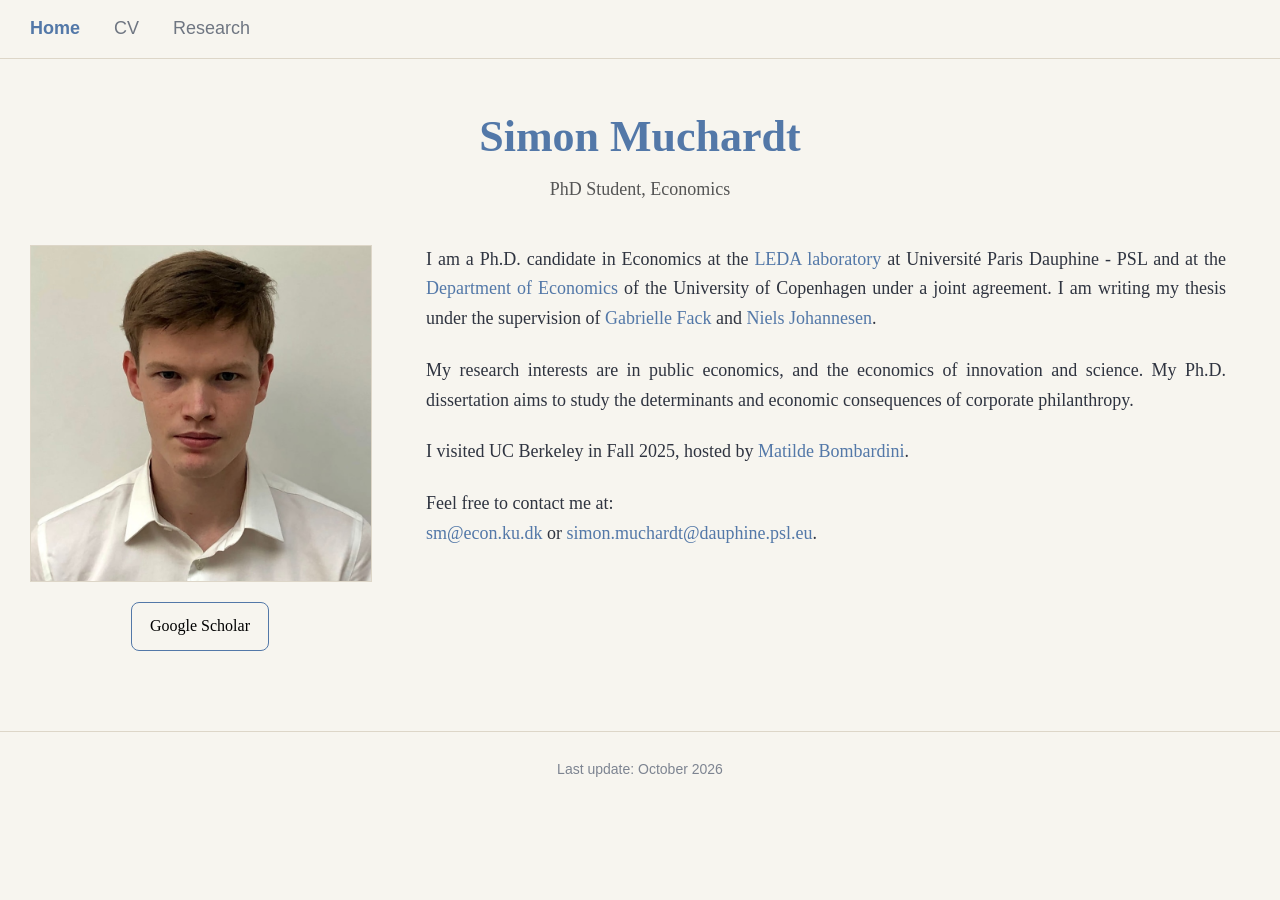
<file: index.html>
<!DOCTYPE html>
<html lang="en">
<head>
  <meta charset="UTF-8">
  <meta name="viewport" content="width=device-width, initial-scale=1.0">
  <title>Simon Muchardt | PhD Student, Economics</title>
  <meta name="description" content="Simon Muchardt - PhD student in Economics at the University of Copenhagen and Université Paris Dauphine - PSL.">
  <link rel="stylesheet" href="style.css">
</head>

<body>

<header class="site-header">
  <nav class="nav">
    <div class="nav-links">
      <a class="active" href="index.html">Home</a>
      <a href="cv.html">CV</a>
      <a href="research.html">Research</a>
    </div>
  </nav>
</header>


<main class="container">

  <!-- Title centered above -->
  <h1 class="home-title centered-title" style="text-align: center;">Simon Muchardt</h1>
  <p class="home-subtitle">PhD Student, Economics</p>

  <div class="home-grid">

    <div>
      <img src="photo.jpg" alt="Portrait of Simon Muchardt" class="profile-photo">

      <div align="center" style="margin-top:20px;">
        <a href="https://scholar.google.com/citations?user=O5Hv3mYAAAAJ&hl=fr"
           target="_blank"
           rel="noopener noreferrer"
           style="
             display: inline-block;
             padding: 10px 18px;
             border-radius: 8px;
             text-decoration: none;
             color: #000;
             font-weight: 500;
             font-size: 16px;
             background-color: transparent;
             border: 1px solid #5378a8;
           ">
           Google Scholar
        </a>
      </div>
      
    </div>

    <div class="bio">

      <p>
        I am a Ph.D. candidate in Economics at the
        <a href="https://leda.dauphine.fr" target="_blank" rel="noopener noreferrer">
        LEDA laboratory</a>
        at Université Paris Dauphine - PSL and at the
        <a href="https://www.economics.ku.dk" target="_blank" rel="noopener noreferrer">
        Department of Economics</a>
        of the University of Copenhagen under a joint agreement.
        I am writing my thesis under the supervision of
        <a href="https://sites.google.com/site/gabriellefack/" target="_blank" rel="noopener noreferrer">
        Gabrielle Fack</a>
        and
        <a href="https://nielsjohannesen.net" target="_blank" rel="noopener noreferrer">
        Niels Johannesen</a>.
      </p>

      <p>
        My research interests are in public economics, and the economics of innovation and science. My Ph.D. dissertation
        aims to study the determinants and economic consequences of corporate 
        philanthropy.
      </p>

      <p>
        I visited UC Berkeley in Fall 2025, hosted by
        <a href="https://matildebombardini.github.io" target="_blank" rel="noopener noreferrer">
        Matilde Bombardini</a>.
      </p>

      <p>
        Feel free to contact me at: <br>
        <a href="mailto:sm@econ.ku.dk">sm@econ.ku.dk</a>
        or
        <a href="mailto:simon.muchardt@dauphine.psl.eu">
        simon.muchardt@dauphine.psl.eu</a>.
      </p>
      
    </div>

  </div>
</main>


<footer class="footer">
  Last update: October 2026
</footer>

</body>
</html>
</file>
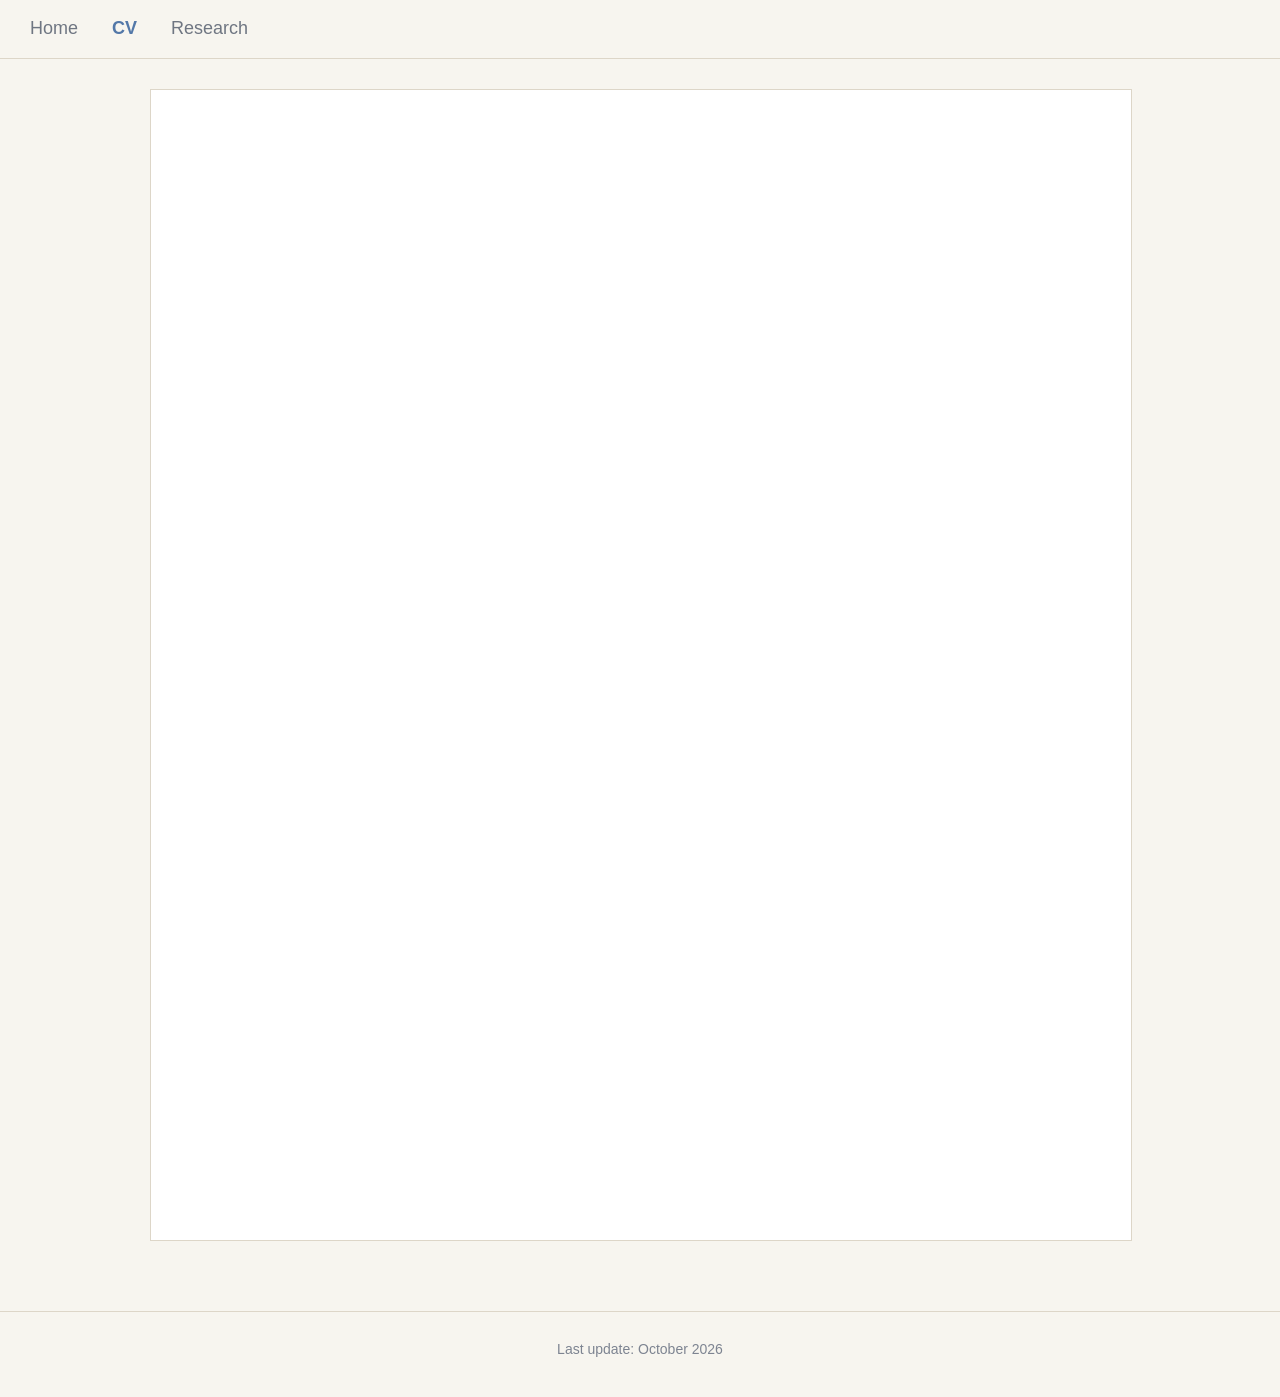
<file: cv.html>
<!DOCTYPE html>
<html lang="en">
<head>
  <meta charset="UTF-8">
  <meta name="viewport" content="width=device-width, initial-scale=1.0">
  <title>CV | Simon Muchardt</title>
  <meta name="description" content="Curriculum Vitae of Simon Muchardt">
  <link rel="stylesheet" href="style.css">
</head>
<body>

<header class="site-header">
  <nav class="nav">
    <div class="nav-links">
      <a href="index.html">Home</a>
      <a class="active" href="cv.html">CV</a>
      <a href="research.html">Research</a>
    </div>
  </nav>
</header>

<main class="container cv-page">
  <div class="cv-viewer">
    <iframe
      src="Simon_Muchardt_CV.pdf#view=FitH"
      class="cv-frame"
      title="Simon Muchardt CV">
    </iframe>
  </div>
</main>

<footer class="footer">
  Last update: October 2026
</footer>

</body>
</html>
</file>
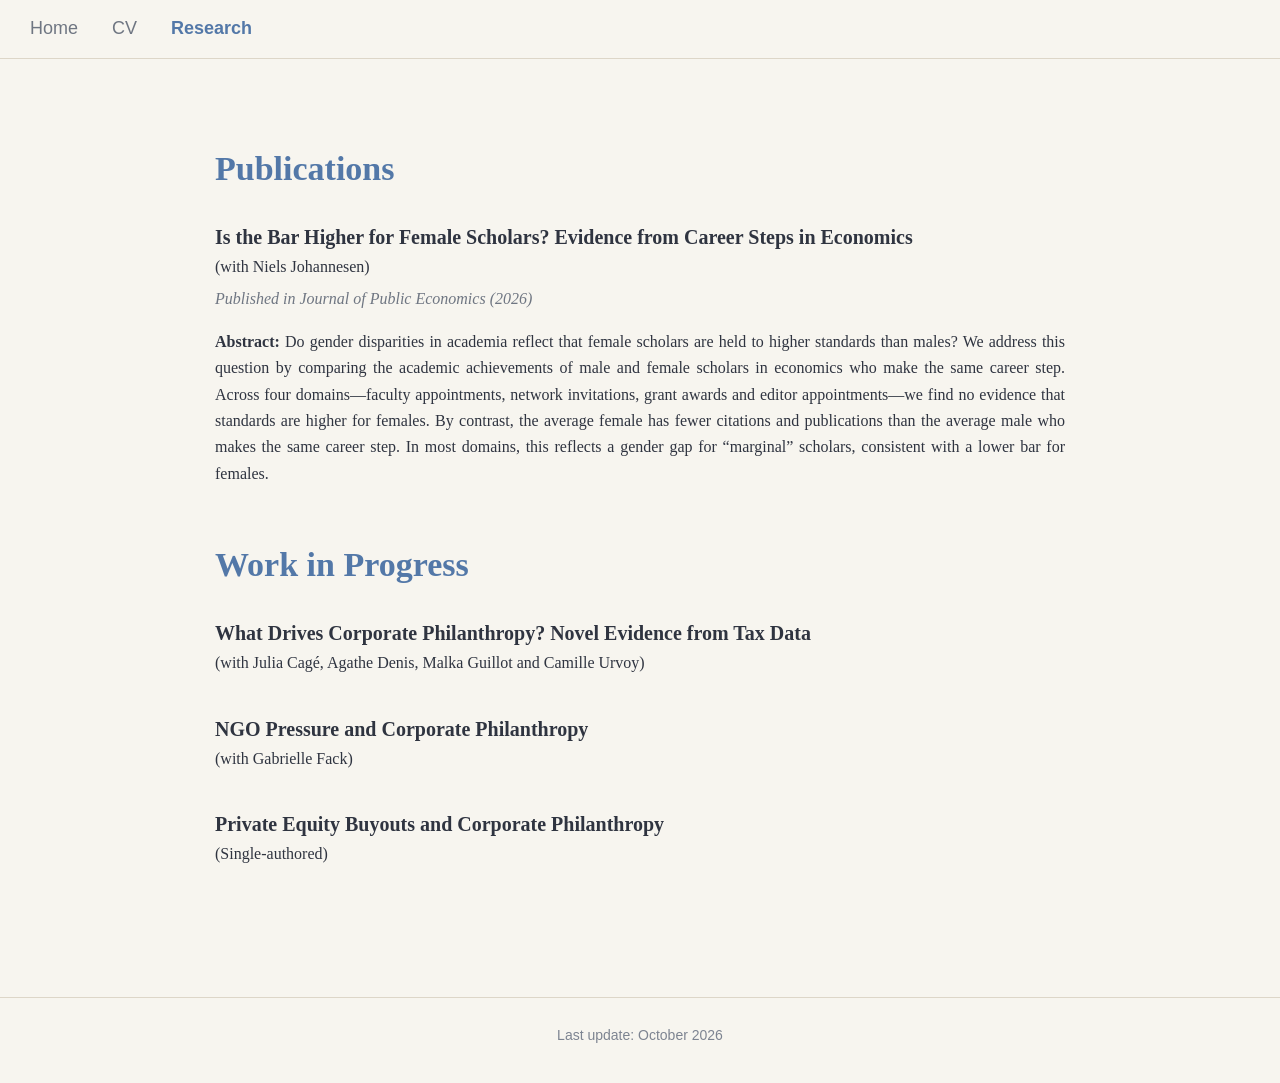
<file: research.html>
<!DOCTYPE html>
<html lang="en">
<head>
<meta charset="UTF-8">
<meta name="viewport" content="width=device-width, initial-scale=1.0">
<title>Research | Simon Muchardt</title>
<link rel="stylesheet" href="style.css?updated=20261010">
</head>

<body>

<header class="site-header">
<nav class="nav">
<div class="nav-links">
<a href="index.html">Home</a>
<a href="cv.html">CV</a>
<a class="active" href="research.html">Research</a>
</div>
</nav>
</header>

<main class="container">
<div class="main-narrow">

<section class="research-section">

<h1 class="page-title">Publications</h1>

<div class="research-entry">

<div class="paper-title">
<a href="https://www.sciencedirect.com/science/article/pii/S0047272726000472">Is the Bar Higher for Female Scholars? Evidence from Career Steps in Economics</a>
<span class="paper-authors">(with Niels Johannesen)</span>
</div>

<div class="paper-meta">
Published in Journal of Public Economics (2026)
</div>

<p>
<strong>Abstract:</strong>
Do gender disparities in academia reflect that female scholars are held to higher standards than males? 
We address this question by comparing the academic achievements of male and female scholars in economics 
who make the same career step. Across four domains—faculty appointments, network invitations, grant awards 
and editor appointments—we find no evidence that standards are higher for females. By contrast, the average 
female has fewer citations and publications than the average male who makes the same career step. In most 
domains, this reflects a gender gap for “marginal” scholars, consistent with a lower bar for females.
</p>

</div>

</section>


<section class="research-section">

<h1 class="page-title">Work in Progress</h1>

<div class="research-entry">
<div class="paper-title">
What Drives Corporate Philanthropy? Novel Evidence from Tax Data
<span class="paper-authors">(with Julia Cagé, Agathe Denis, Malka Guillot and Camille Urvoy)</span>
</div>
</div>

<div class="research-entry">
<div class="paper-title">
NGO Pressure and Corporate Philanthropy
<span class="paper-authors">(with Gabrielle Fack)</span>
</div>
</div>

<div class="research-entry">
<div class="paper-title">
Private Equity Buyouts and Corporate Philanthropy
<span class="paper-authors">(Single-authored)</span>
</div>
</div>

</section>

</div>
</main>

<footer class="footer">
Last update: October 2026
</footer>

</body>
</html>
</file>
<file: style.css>
/* =========================
   GLOBAL
========================= */

body {
  margin: 0;
  font-family: Georgia, "Times New Roman", serif;
  background: #f7f5ef;
  color: #2f3440;
  line-height: 1.65;
}

a {
  color: #5378a8;
  text-decoration: none;
}

a:hover {
  text-decoration: underline;
}


/* =========================
   HEADER / NAVIGATION
========================= */

.site-header {
  border-bottom: 1px solid #ddd6c8;
  background: #f7f5ef;
}

.nav {
  max-width: 1220px;
  margin: 0 auto;
  padding: 14px 28px;
  display: flex;
  justify-content: space-between;
  align-items: center;
}

.brand {
  font-size: 20px;
  font-weight: 600;
  color: #232838;
}

.brand:hover {
  text-decoration: none;
}

.nav-links {
  display: flex;
  gap: 34px;
  font-family: Arial, Helvetica, sans-serif;
  font-size: 18px;
}

.nav-links a {
  color: #6f7682;
}

.nav-links a.active {
  color: #5378a8;
  font-weight: 600;
}


/* =========================
   MAIN CONTAINER
========================= */

.container {
  max-width: 1220px;
  margin: 0 auto;
  padding: 54px 28px 80px;
}

.main-narrow {
  max-width: 850px;
  margin: 0 auto;
}


/* =========================
   HOME PAGE
========================= */

.home-grid {
  display: grid;
  grid-template-columns: 340px 1fr;
  gap: 56px;
  align-items: start;
  max-width: 1220px;
  margin: 40px auto 0;
}

.profile-photo {
  width: 100%;
  max-width: 340px;
  height: auto;
  display: block;
  border: 1px solid #ddd6c8;
}

.home-title {
  color: #5378a8;
  font-size: 44px;
  font-weight: 600;
  margin: 0 0 24px;
  line-height: 1.1;
}

.home-subtitle {
  text-align: center;
  margin-top: -10px;
  margin-bottom: 30px;
  font-size: 18px;
  color: #555;
}

.bio {
  font-size: 18px;
  max-width: 800px;
}

.bio p {
  margin: 0 0 22px;
  text-align: justify;
}

/* CONTACT LINE NOT JUSTIFIED */

.bio p:last-child {
  text-align: left;
}


/* =========================
   RESEARCH PAGE
========================= */

.page-title {
  color: #5378a8;
  font-size: 34px;
  font-weight: 600;
  margin-bottom: 24px;
}

.research-section {
  margin-bottom: 50px;
}

.research-entry {
  margin-bottom: 36px;
}

.research-entry p {
  text-align: justify;
}

.paper-title {
  font-size: 20px;
  font-weight: 700;
  margin-bottom: 6px;
}

.paper-title a {
  color: inherit;
}

.paper-authors {
  display: block;
  font-size: 16px;
  font-weight: 400;
}

.paper-meta {
  color: #6f7682;
  font-style: italic;
  margin-bottom: 10px;
}

.paper-links {
  margin-bottom: 8px;
  font-family: Arial, Helvetica, sans-serif;
}


/* =========================
   CV PAGE
========================= */

.cv-page {
  padding-top: 30px;
  padding-bottom: 70px;
}

.cv-viewer {
  max-width: 980px;
  margin: 0 auto;
}

.cv-frame {
  width: 100%;
  height: 1150px;
  border: 1px solid #ddd6c8;
  background: white;
  display: block;
}


/* =========================
   FOOTER
========================= */

.footer {
  border-top: 1px solid #ddd6c8;
  text-align: center;
  padding: 26px 20px 36px;
  color: #7d8491;
  font-family: Arial, Helvetica, sans-serif;
  font-size: 14px;
}


/* =========================
   MOBILE / TABLET
========================= */

@media (max-width: 1024px) {
  .profile-photo {
    display: block;
    margin-left: auto;
    margin-right: auto;
  }

  .cv-viewer {
    margin-left: auto;
    margin-right: auto;
  }

  .cv-frame {
    display: block;
    margin-left: auto;
    margin-right: auto;
    max-width: 100%;
    width: 100%;
  }
}

@media (max-width: 900px) {
  .home-grid {
    grid-template-columns: 1fr;
  }

  .home-title {
    font-size: 36px;
  }

  .nav {
    flex-direction: column;
    gap: 14px;
  }

  .cv-frame {
    height: 900px;
  }
}

@media (max-width: 600px) {
  .cv-frame {
    height: 700px;
  }
}
</file>
